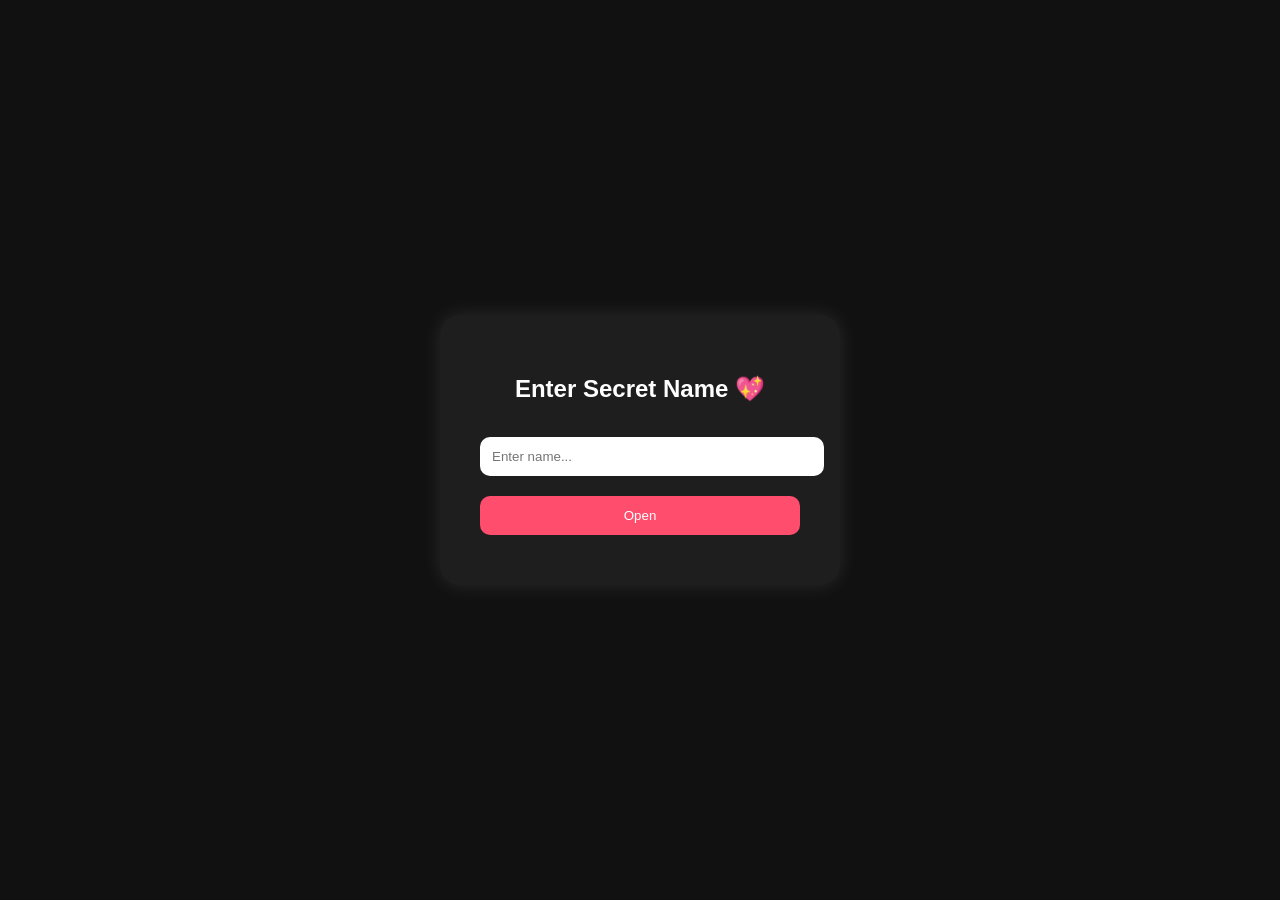
<file: index.html>
<!DOCTYPE html>
<html lang="en">
<head>
    <meta charset="UTF-8" />
    <meta name="viewport" content="width=device-width, initial-scale=1.0" />
    <title>Verification</title>

    <style>
        body{
            margin:0;
            height:100vh;
            display:flex;
            justify-content:center;
            align-items:center;
            background:#111;
            font-family:Arial;
            color:white;
        }

        .box{
            text-align:center;
            background:#1e1e1e;
            padding:40px;
            border-radius:20px;
            width:320px;
            box-shadow:0 0 20px rgba(255,255,255,0.1);
        }

        input{
            width:100%;
            padding:12px;
            margin-top:15px;
            border:none;
            border-radius:10px;
            outline:none;
        }

        button{
            margin-top:20px;
            padding:12px 20px;
            border:none;
            border-radius:10px;
            background:#ff4d6d;
            color:white;
            cursor:pointer;
            width:100%;
        }

        button:hover{
            background:#ff1e4d;
        }

        .error{
            color:red;
            margin-top:10px;
        }
    </style>
</head>
<body>

<div class="box">

    <h2>Enter Secret Name 💖</h2>

    <input type="text" id="secretInput" placeholder="Enter name..." />

    <button onclick="verifyName()">
        Open
    </button>

    <div class="error" id="error"></div>

</div>

<script>

function verifyName(){

    const input =
        document
        .getElementById("secretInput")
        .value
        .trim()
        .toLowerCase();

    if(input === "mitshua"){

        window.location.href = "mitshua.html";

    } else {

        window.location.href = "aanya.html";
    }
}

</script>

</body>
</html>
</file>
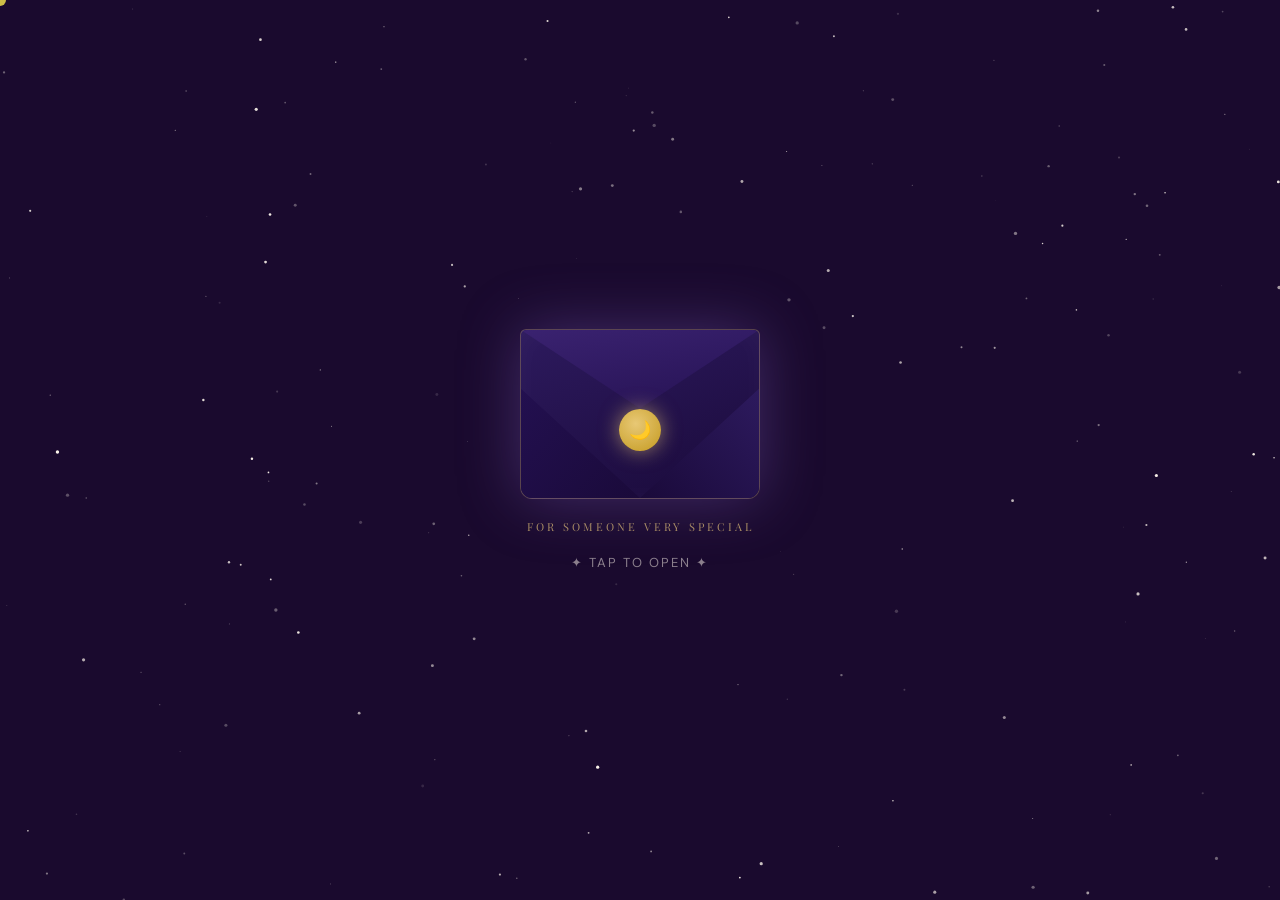
<file: aanya.html>
<!DOCTYPE html>
<html lang="en">
<head>
<meta charset="UTF-8">
<meta name="viewport" content="width=device-width, initial-scale=1.0">
<title>Happy Birthday ✨</title>
<link href="https://fonts.googleapis.com/css2?family=Playfair+Display:ital,wght@0,400;0,700;1,400&family=DM+Sans:wght@300;400;500&display=swap" rel="stylesheet">
<style>
  *, *::before, *::after { box-sizing: border-box; margin: 0; padding: 0; }

  :root {
    --ink: #1a0a2e;
    --gold: #e8c875;
    --rose: #c2637a;
    --violet: #7c5cbf;
    --cream: #fdf6ec;
    --dim: rgba(255,255,255,0.07);
  }

  html, body {
    height: 100%;
    overflow: hidden;
    background: var(--ink);
    font-family: 'DM Sans', sans-serif;
    color: var(--cream);
    cursor: none;
  }

  /* ── Custom cursor ── */
  #cursor {
    width: 12px; height: 12px;
    background: var(--gold);
    border-radius: 50%;
    position: fixed; pointer-events: none; z-index: 9999;
    transform: translate(-50%,-50%);
    transition: transform 0.08s, width 0.2s, height 0.2s, opacity 0.2s;
    mix-blend-mode: difference;
  }
  #cursor.big { width: 40px; height: 40px; opacity: 0.5; }

  /* ── Night sky canvas ── */
  #stars { position: fixed; inset: 0; z-index: 0; }

  /* ── Phase 1: Sealed envelope ── */
  #envelopeScene {
    position: fixed; inset: 0; z-index: 10;
    display: flex; flex-direction: column;
    align-items: center; justify-content: center;
    gap: 20px;
  }

  .env-wrap {
    position: relative;
    animation: envFloat 4s ease-in-out infinite;
    cursor: none;
  }
  @keyframes envFloat {
    0%,100% { transform: translateY(0) rotate(-2deg); }
    50%      { transform: translateY(-18px) rotate(2deg); }
  }
  .env-wrap:hover { animation: envPulse 0.6s ease infinite alternate; }
  @keyframes envPulse {
    from { transform: scale(1) rotate(-2deg); }
    to   { transform: scale(1.06) rotate(2deg); }
  }

  .envelope {
    width: 240px; height: 170px;
    position: relative;
  }
  .env-body {
    width: 100%; height: 100%;
    background: linear-gradient(160deg, #2d1a5e, #1a0a3a);
    border-radius: 6px 6px 12px 12px;
    border: 1px solid rgba(232,200,117,0.3);
    box-shadow: 0 0 60px rgba(124,92,191,0.4), inset 0 0 30px rgba(255,255,255,0.03);
    position: relative; overflow: hidden;
  }
  .env-flap {
    position: absolute; top: 0; left: 0;
    width: 100%; height: 55%;
    background: linear-gradient(170deg, #3a2270, #231050);
    clip-path: polygon(0 0, 100% 0, 50% 85%);
    border-radius: 6px 6px 0 0;
    border-bottom: 1px solid rgba(232,200,117,0.2);
    transform-origin: top center;
    transition: transform 0.8s cubic-bezier(0.23,1,0.32,1);
  }
  .env-left {
    position: absolute; bottom: 0; left: 0;
    width: 50%; height: 65%;
    background: linear-gradient(135deg, #231050, #1a0a3a);
    clip-path: polygon(0 100%, 0 0, 100% 100%);
  }
  .env-right {
    position: absolute; bottom: 0; right: 0;
    width: 50%; height: 65%;
    background: linear-gradient(225deg, #2d1a5e, #1a0a3a);
    clip-path: polygon(100% 100%, 100% 0, 0 100%);
  }
  .env-seal {
    position: absolute; bottom: 28%; left: 50%;
    transform: translateX(-50%);
    width: 42px; height: 42px;
    background: radial-gradient(circle at 40% 35%, #e8c875, #c49a20);
    border-radius: 50%;
    display: flex; align-items: center; justify-content: center;
    font-size: 18px;
    box-shadow: 0 0 20px rgba(232,200,117,0.6);
    z-index: 2;
  }
  .env-label {
    font-family: 'Playfair Display', serif;
    font-size: 11px; letter-spacing: 3px;
    color: rgba(232,200,117,0.7);
    text-transform: uppercase;
    text-align: center;
  }
  .tap-hint {
    font-size: 13px; letter-spacing: 2px; color: rgba(253,246,236,0.5);
    text-transform: uppercase;
    animation: blink 2s ease infinite;
  }
  @keyframes blink { 0%,100%{opacity:0.5} 50%{opacity:1} }

  /* ── Phase 2: The card ── */
  #card {
    position: fixed; inset: 0; z-index: 20;
    display: flex; align-items: center; justify-content: center;
    opacity: 0; pointer-events: none;
    transition: opacity 0.8s ease;
    overflow-y: auto; padding: 20px 16px;
  }
  #card.show { opacity: 1; pointer-events: all; }

  .card-inner {
    width: 100%; max-width: 560px;
    background: linear-gradient(160deg, rgba(45,26,94,0.85), rgba(26,10,58,0.92));
    border: 1px solid rgba(232,200,117,0.25);
    border-radius: 24px;
    padding: 48px 40px 40px;
    backdrop-filter: blur(20px);
    box-shadow: 0 40px 80px rgba(0,0,0,0.6), 0 0 0 1px rgba(255,255,255,0.04) inset;
    text-align: center;
    position: relative;
    transform: translateY(40px) scale(0.95);
    transition: transform 1s cubic-bezier(0.23,1,0.32,1) 0.3s;
  }
  #card.show .card-inner { transform: translateY(0) scale(1); }

  .ornament {
    position: absolute; top: -1px; left: 50%; transform: translateX(-50%);
    width: 120px; height: 3px;
    background: linear-gradient(90deg, transparent, var(--gold), transparent);
    border-radius: 2px;
  }

  .top-badge {
    display: inline-block;
    font-size: 10px; letter-spacing: 4px; text-transform: uppercase;
    color: var(--gold); border: 1px solid rgba(232,200,117,0.3);
    padding: 5px 16px; border-radius: 20px;
    margin-bottom: 20px;
  }

  h1 {
    font-family: 'Playfair Display', serif;
    font-size: clamp(36px, 8vw, 64px);
    line-height: 1.1;
    background: linear-gradient(135deg, #fdf6ec 20%, #e8c875 60%, #c2637a);
    -webkit-background-clip: text; -webkit-text-fill-color: transparent;
    margin-bottom: 8px;
  }
  .subtitle {
    font-size: 14px; letter-spacing: 2px; color: rgba(253,246,236,0.4);
    text-transform: uppercase; margin-bottom: 32px;
  }

  .message-box {
    background: rgba(255,255,255,0.04);
    border: 1px solid rgba(255,255,255,0.08);
    border-radius: 16px;
    padding: 24px 28px;
    margin-bottom: 28px;
    font-size: 16px; line-height: 1.8; color: rgba(253,246,236,0.85);
    font-weight: 300;
    min-height: 80px;
    position: relative;
  }
  .message-box::before {
    content: '\201C';
    font-family: 'Playfair Display', serif;
    font-size: 60px; color: var(--gold); opacity: 0.2;
    position: absolute; top: -4px; left: 14px; line-height: 1;
  }

  /* Cake counter */
  .cake-row {
    display: flex; align-items: center; justify-content: center;
    gap: 20px; margin-bottom: 28px;
  }
  .candle-btn {
    background: none; border: none; cursor: none;
    font-size: 28px;
    transition: transform 0.2s;
    position: relative;
  }
  .candle-btn:hover { transform: scale(1.2) rotate(-5deg); }
  .count-display {
    font-family: 'Playfair Display', serif;
    font-size: 48px; color: var(--gold);
    min-width: 70px; text-align: center;
  }
  .count-label {
    font-size: 11px; letter-spacing: 2px; color: rgba(253,246,236,0.4);
    text-transform: uppercase; margin-top: 4px;
  }

  /* Buttons */
  .btn-row { display: flex; gap: 12px; justify-content: center; flex-wrap: wrap; }
  .btn {
    padding: 13px 28px;
    border-radius: 50px; font-size: 14px; font-weight: 500;
    letter-spacing: 0.5px; cursor: none;
    border: none; transition: all 0.25s ease;
  }
  .btn-primary {
    background: linear-gradient(135deg, #e8c875, #c49a20);
    color: #1a0a2e;
    box-shadow: 0 8px 24px rgba(232,200,117,0.3);
  }
  .btn-primary:hover { transform: translateY(-2px); box-shadow: 0 12px 32px rgba(232,200,117,0.5); }
  .btn-ghost {
    background: rgba(255,255,255,0.06);
    color: rgba(253,246,236,0.7);
    border: 1px solid rgba(255,255,255,0.12);
  }
  .btn-ghost:hover { background: rgba(255,255,255,0.12); color: var(--cream); }

  /* Wish ticker */
  #wishTicker {
    margin-top: 24px; padding-top: 20px;
    border-top: 1px solid rgba(255,255,255,0.08);
    font-family: 'Playfair Display', serif;
    font-style: italic; font-size: 15px;
    color: rgba(253,246,236,0.5);
    min-height: 44px;
  }

  /* Firework canvas */
  #fx { position: fixed; inset: 0; z-index: 15; pointer-events: none; }

  /* Ribbon decorations */
  .ribbon-top-left, .ribbon-top-right {
    position: absolute; top: -24px; font-size: 28px;
    animation: ribbonSway 3s ease-in-out infinite;
  }
  .ribbon-top-left { left: -8px; animation-delay: 0.4s; }
  .ribbon-top-right { right: -8px; }
  @keyframes ribbonSway {
    0%,100% { transform: rotate(-15deg) scale(1); }
    50%      { transform: rotate(10deg) scale(1.1); }
  }
</style>
</head>
<body>

<div id="cursor"></div>
<canvas id="stars"></canvas>
<canvas id="fx"></canvas>

<!-- Phase 1: Envelope -->
<div id="envelopeScene">
  <div class="env-wrap" id="envWrap" onclick="openEnvelope()">
    <div class="envelope">
      <div class="env-body">
        <div class="env-left"></div>
        <div class="env-right"></div>
        <div class="env-flap" id="envFlap"></div>
        <div class="env-seal">🌙</div>
      </div>
    </div>
  </div>
  <div class="env-label">For someone very special</div>
  <div class="tap-hint">✦ tap to open ✦</div>
</div>

<!-- Phase 2: Card -->
<div id="card">
  <div class="card-inner">
    <div class="ribbon-top-left">🎀</div>
    <div class="ribbon-top-right">🎀</div>
    <div class="ornament"></div>
    <div class="top-badge">✦ A celebration ✦</div>
    <h1>Happy<br>Birthday</h1>
    <div class="subtitle">today is all yours</div>

    <div class="message-box" id="msgBox">
      <span id="msgText"></span><span id="cursor2" style="color:var(--gold);animation:blink 0.7s infinite">|</span>
    </div>

    <!-- Candle counter -->
    <div class="cake-row">
      <button class="candle-btn" onclick="addCandle()" title="Add candle">➕</button>
      <div>
        <div class="count-display" id="candleCount">1</div>
        <div class="count-label">🕯 candles lit</div>
      </div>
      <button class="candle-btn" onclick="blowCandle()" title="Blow out">💨</button>
    </div>

    <div class="btn-row">
      <button class="btn btn-primary" onclick="launchFireworks()">🎆 Fireworks</button>
      <button class="btn btn-ghost" onclick="nextWish()">✨ New Wish</button>
      <button class="btn btn-ghost" onclick="toggleMusic()">🎵 <span id="musicLabel">Play Music</span></button>
    </div>

    <div id="wishTicker" id="wishArea"></div>
  </div>
</div>

<script>
// ─── Cursor ────────────────────────────────────────
const cur = document.getElementById('cursor');
document.addEventListener('mousemove', e => {
  cur.style.left = e.clientX + 'px';
  cur.style.top  = e.clientY + 'px';
});
document.querySelectorAll('button,.env-wrap').forEach(el => {
  el.addEventListener('mouseenter', () => cur.classList.add('big'));
  el.addEventListener('mouseleave', () => cur.classList.remove('big'));
});

// ─── Starfield ─────────────────────────────────────
const sc = document.getElementById('stars');
const sctx = sc.getContext('2d');
let W, H, stars = [];
function resizeStars() {
  W = sc.width = window.innerWidth;
  H = sc.height = window.innerHeight;
}
function initStars() {
  stars = Array.from({length:180}, () => ({
    x: Math.random()*W, y: Math.random()*H,
    r: Math.random()*1.4+0.3,
    a: Math.random(), da: (Math.random()*0.004+0.001)*(Math.random()<0.5?1:-1)
  }));
}
function drawStars() {
  sctx.clearRect(0,0,W,H);
  stars.forEach(s => {
    s.a = Math.max(0.1, Math.min(1, s.a + s.da));
    if(s.a<=0.1||s.a>=1) s.da *= -1;
    sctx.beginPath();
    sctx.arc(s.x, s.y, s.r, 0, Math.PI*2);
    sctx.fillStyle = `rgba(253,246,236,${s.a})`;
    sctx.fill();
  });
  requestAnimationFrame(drawStars);
}
window.addEventListener('resize', () => { resizeStars(); initStars(); });
resizeStars(); initStars(); drawStars();

// ─── Fireworks canvas ─────────────────────────────
const fc = document.getElementById('fx');
const fctx = fc.getContext('2d');
fc.width = window.innerWidth; fc.height = window.innerHeight;
window.addEventListener('resize', () => { fc.width = window.innerWidth; fc.height = window.innerHeight; });
let particles = [];

class Particle {
  constructor(x,y,color) {
    this.x=x; this.y=y; this.color=color;
    const a = Math.random()*Math.PI*2;
    const v = Math.random()*7+2;
    this.vx = Math.cos(a)*v; this.vy = Math.sin(a)*v;
    this.alpha = 1; this.gravity = 0.1;
    this.size = Math.random()*3+1;
  }
  update() {
    this.vy += this.gravity;
    this.x += this.vx; this.y += this.vy;
    this.alpha -= 0.018;
    this.vx *= 0.98; this.vy *= 0.98;
  }
  draw(ctx) {
    ctx.save(); ctx.globalAlpha = Math.max(0,this.alpha);
    ctx.beginPath(); ctx.arc(this.x,this.y,this.size,0,Math.PI*2);
    ctx.fillStyle = this.color; ctx.fill(); ctx.restore();
  }
}

const fwColors = ['#e8c875','#c2637a','#7c5cbf','#5ecfe3','#f8a4c8','#fff'];
function burst(x,y) {
  const c = fwColors[Math.floor(Math.random()*fwColors.length)];
  for(let i=0;i<80;i++) particles.push(new Particle(x,y,c));
  // shooting star trail
  for(let i=0;i<15;i++) {
    const t = new Particle(x,y,'rgba(255,255,255,0.8)');
    t.size = 1; particles.push(t);
  }
}

let fxRunning = false;
function fxLoop() {
  fctx.clearRect(0,0,fc.width,fc.height);
  particles = particles.filter(p => p.alpha > 0);
  particles.forEach(p => { p.update(); p.draw(fctx); });
  if(particles.length > 0 || fxRunning) requestAnimationFrame(fxLoop);
}

let fxTimer = null;
function launchFireworks() {
  fxRunning = true; fxLoop();
  let count = 0;
  clearInterval(fxTimer);
  fxTimer = setInterval(() => {
    burst(Math.random()*fc.width, Math.random()*(fc.height*0.7));
    count++;
    if(count > 14) { clearInterval(fxTimer); fxRunning = false; }
  }, 260);
}

// click anywhere fires a burst after card opens
document.getElementById('card').addEventListener('click', e => {
  if(e.target.tagName!=='BUTTON') { burst(e.clientX,e.clientY); fxLoop(); }
});

// ─── Envelope open ────────────────────────────────
function openEnvelope() {
  const flap = document.getElementById('envFlap');
  flap.style.transform = 'rotateX(-180deg)';
  flap.style.transition = 'transform 0.6s cubic-bezier(0.23,1,0.32,1)';
  setTimeout(() => {
    document.getElementById('envelopeScene').style.opacity = '0';
    document.getElementById('envelopeScene').style.transform = 'scale(0.9)';
    document.getElementById('envelopeScene').style.transition = 'all 0.5s ease';
    setTimeout(() => {
      document.getElementById('envelopeScene').style.display = 'none';
      const card = document.getElementById('card');
      card.classList.add('show');
      typeMessage(messages[0], 0);
      setTimeout(launchFireworks, 600);
      startAmbient();
    }, 500);
  }, 700);
}

// ─── Typewriter ───────────────────────────────────
const messages = [
  "Today, the universe paused — just to celebrate the day you arrived. You are not just a year older, you are a year more magnificent.",
  "Every star in this sky has a story. Tonight they shine a little brighter because of you.",
  "Wishing you a year so full of joy that even Mondays feel like Saturdays.",
  "May this year bring you adventures worth telling, people worth keeping, and moments worth framing.",
  "You deserve every good thing — and this year, may every good thing find its way to you."
];
let msgIdx = 0, typeTimeout = null;

function typeMessage(text, i) {
  const el = document.getElementById('msgText');
  if(i===0) el.textContent = '';
  clearTimeout(typeTimeout);
  if(i < text.length) {
    el.textContent += text[i];
    typeTimeout = setTimeout(() => typeMessage(text, i+1), 28);
  }
}

function nextWish() {
  msgIdx = (msgIdx+1) % messages.length;
  typeMessage(messages[msgIdx], 0);
  // shimmer effect
  const box = document.getElementById('msgBox');
  box.style.borderColor = 'rgba(232,200,117,0.5)';
  setTimeout(() => box.style.borderColor = 'rgba(255,255,255,0.08)', 600);
  // flash firework
  burst(Math.random()*fc.width, Math.random()*(fc.height*0.5)); fxLoop();
}

// ─── Wish ticker ──────────────────────────────────
const wishes = [
  "✦ May every dream you dare to dream come true",
  "✦ Here's to laughter that makes your stomach hurt",
  "✦ May your year be golden, wild, and entirely yours",
  "✦ Cheers to you — the best kind of rare",
  "✦ May joy follow you the way confetti follows a good party",
  "✦ Wishing you a heart full of love and a glass full of something delicious",
];
let wishIdx = 0;
const wishEl = document.getElementById('wishTicker');

function cycleWish() {
  wishEl.style.opacity = '0';
  wishEl.style.transform = 'translateY(8px)';
  wishEl.style.transition = 'all 0.4s ease';
  setTimeout(() => {
    wishIdx = (wishIdx+1) % wishes.length;
    wishEl.textContent = wishes[wishIdx];
    wishEl.style.opacity = '1';
    wishEl.style.transform = 'translateY(0)';
  }, 400);
}
setInterval(cycleWish, 4200);
wishEl.textContent = wishes[0];

// ─── Candle counter ───────────────────────────────
let candles = 1;
const candleEl = document.getElementById('candleCount');
function addCandle() {
  if(candles < 99) { candles++; candleEl.textContent = candles; }
  burst(Math.random()*fc.width*0.4+fc.width*0.3, fc.height*0.5);
  fxLoop();
}
function blowCandle() {
  if(candles > 0) { candles--; candleEl.textContent = candles; }
  // snow of sparkles
  for(let i=0;i<30;i++) {
    const p = new Particle(fc.width/2, fc.height*0.5, '#e8c875');
    p.vy = -Math.random()*5-2; p.vx = (Math.random()-0.5)*4;
    p.size = 1.5; particles.push(p);
  }
  fxLoop();
}

// ─── Music ────────────────────────────────────────
let audioCtx = null, musicOn = false, musicLoop = null;

function startAmbient() {
  // auto-play a soft melodic note occasionally as ambient
}

function toggleMusic() {
  const lbl = document.getElementById('musicLabel');
  if(musicOn) {
    musicOn = false; lbl.textContent = 'Play Music';
    if(audioCtx) { audioCtx.suspend(); }
    return;
  }
  musicOn = true; lbl.textContent = 'Stop Music';
  const AC = window.AudioContext || window.webkitAudioContext;
  if(!AC) return;
  if(!audioCtx) audioCtx = new AC();
  if(audioCtx.state === 'suspended') audioCtx.resume();
  playMelody();
}

function playMelody() {
  if(!musicOn || !audioCtx) return;
  // Happy Birthday extended + harmonics
  const notes = [261.63,261.63,293.66,261.63,349.23,329.63,
                 261.63,261.63,293.66,261.63,392,349.23,
                 261.63,261.63,523.25,440,349.23,329.63,293.66,
                 466.16,466.16,440,349.23,392,349.23];
  const durs  = [0.4,0.15,0.5,0.5,0.5,1.2,
                 0.4,0.15,0.5,0.5,0.5,1.2,
                 0.4,0.15,0.5,0.5,0.5,0.5,1.0,
                 0.4,0.15,0.5,0.5,0.5,1.4];
  let t = audioCtx.currentTime + 0.1;
  let total = 0;
  notes.forEach((freq,i) => {
    ['triangle','sine'].forEach((type,hi) => {
      const osc = audioCtx.createOscillator();
      const gain = audioCtx.createGain();
      osc.type = type;
      osc.frequency.value = hi===1 ? freq*2 : freq;
      gain.gain.setValueAtTime(hi===1 ? 0.04 : 0.08, t);
      gain.gain.exponentialRampToValueAtTime(0.001, t + durs[i] - 0.05);
      osc.connect(gain); gain.connect(audioCtx.destination);
      osc.start(t); osc.stop(t + durs[i] - 0.04);
    });
    t += durs[i] * 0.5; total += durs[i] * 0.5;
  });
  if(musicOn) musicLoop = setTimeout(playMelody, total*1000 + 800);
}

// ─── Ambient confetti ────────────────────────────
function spawnPetal() {
  if(document.getElementById('card').classList.contains('show')) {
    const el = document.createElement('div');
    const emojis = ['✦','✧','·','⋆','°'];
    el.textContent = emojis[Math.floor(Math.random()*emojis.length)];
    el.style.cssText = `position:fixed;z-index:8;pointer-events:none;
      left:${Math.random()*100}vw;top:-20px;
      font-size:${Math.random()*10+8}px;
      color:rgba(232,200,117,${Math.random()*0.5+0.1});
      animation:fall ${Math.random()*5+4}s linear forwards`;
    document.body.appendChild(el);
    el.addEventListener('animationend', () => el.remove());
  }
}
const style = document.createElement('style');
style.textContent = `@keyframes fall { to { transform: translateY(110vh) rotate(${Math.random()*720}deg); opacity:0; } }`;
document.head.appendChild(style);
setInterval(spawnPetal, 350);
</script>
</body>
</html>
</file>
